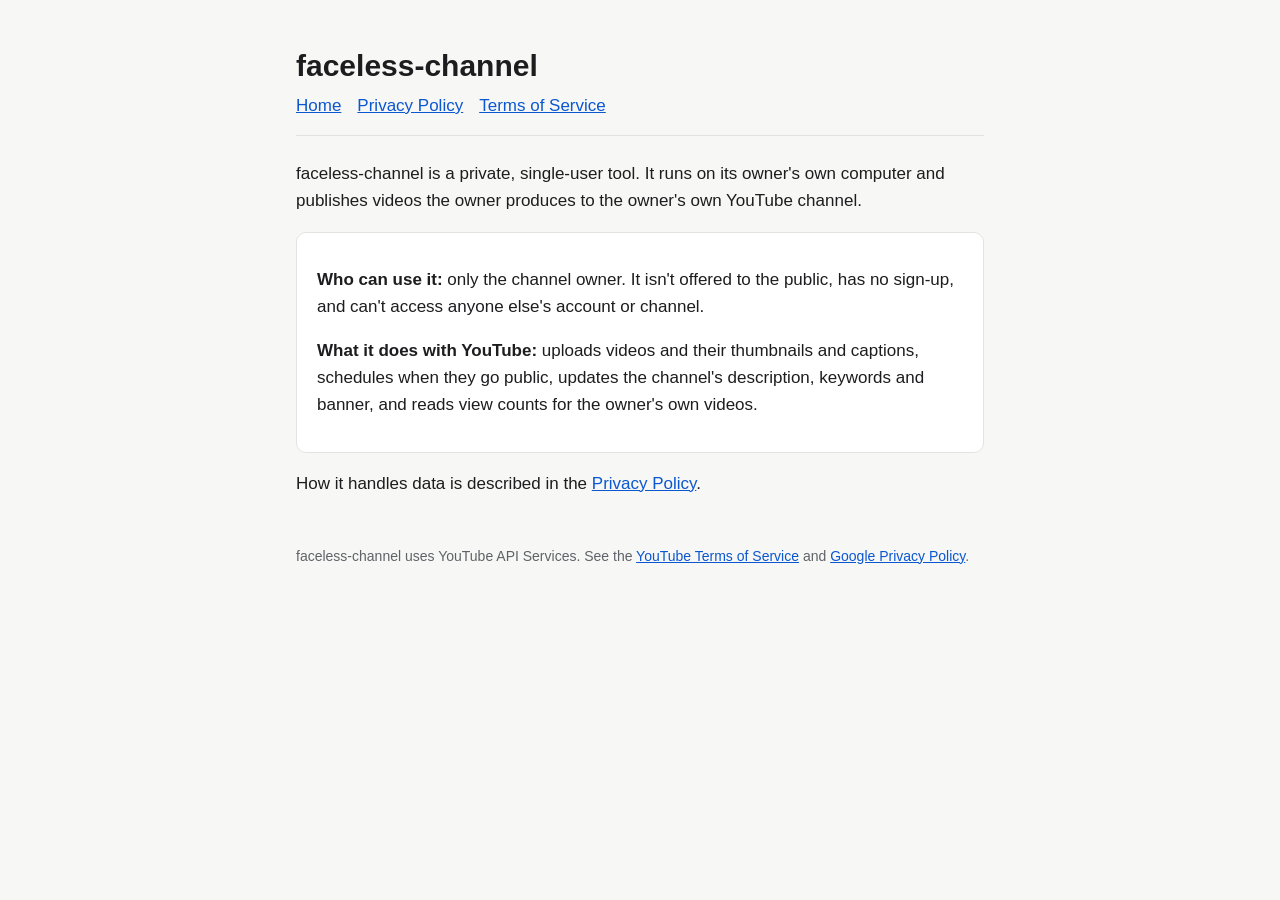
<file: index.html>
<!doctype html>
<html lang="en">
<head>
<meta charset="utf-8">
<meta name="viewport" content="width=device-width, initial-scale=1">
<title>faceless-channel</title>
<meta name="description" content="A private tool that publishes videos to its owner's own YouTube channel.">
<link rel="stylesheet" href="style.css">
</head>
<body>
<main>
  <header>
    <h1>faceless-channel</h1>
    <nav><a href="./">Home</a><a href="privacy.html">Privacy Policy</a><a href="terms.html">Terms of Service</a></nav>
  </header>

  <p>faceless-channel is a private, single-user tool. It runs on its owner's own computer and publishes videos the owner produces to the owner's own YouTube channel.</p>

  <div class="card">
    <p><strong>Who can use it:</strong> only the channel owner. It isn't offered to the public, has no sign-up, and can't access anyone else's account or channel.</p>
    <p><strong>What it does with YouTube:</strong> uploads videos and their thumbnails and captions, schedules when they go public, updates the channel's description, keywords and banner, and reads view counts for the owner's own videos.</p>
  </div>

  <p>How it handles data is described in the <a href="privacy.html">Privacy Policy</a>.</p>

  <footer>faceless-channel uses YouTube API Services. See the <a href="https://www.youtube.com/t/terms">YouTube Terms of Service</a> and <a href="https://policies.google.com/privacy">Google Privacy Policy</a>.</footer>
</main>
</body>
</html>
</file>
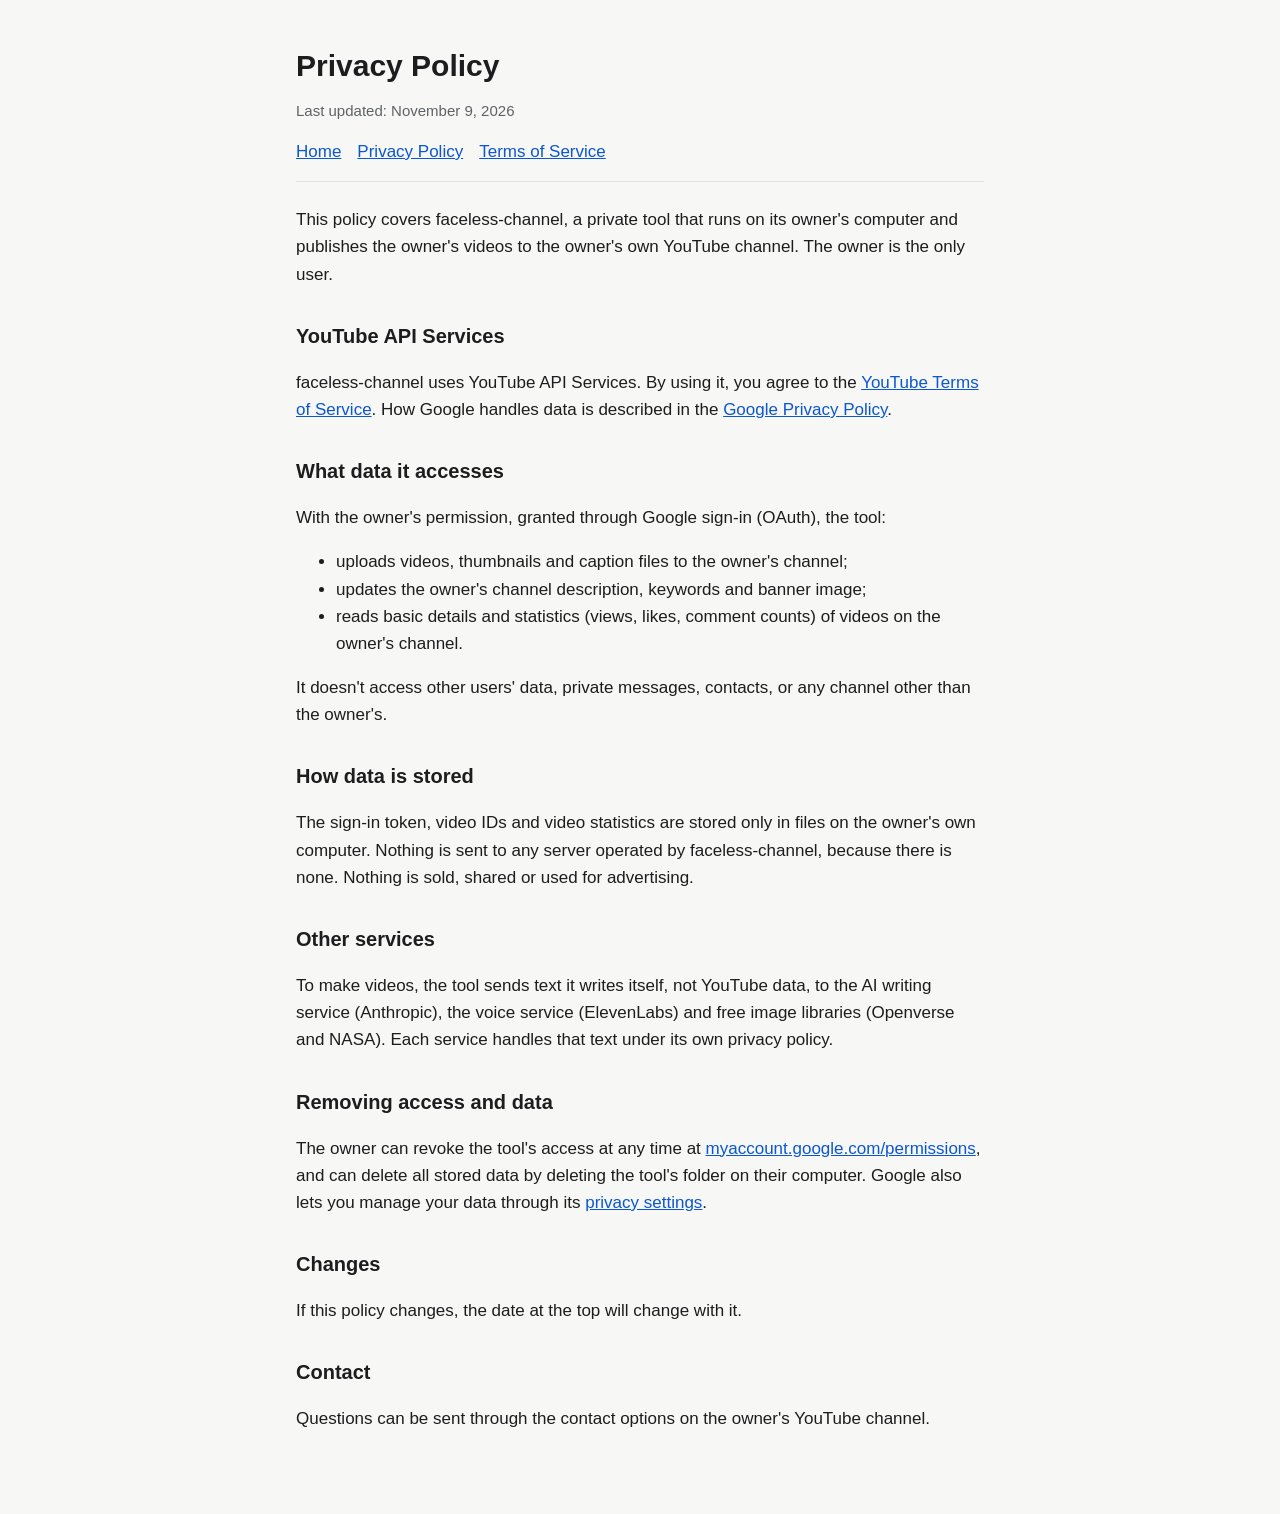
<file: privacy.html>
<!doctype html>
<html lang="en">
<head>
<meta charset="utf-8">
<meta name="viewport" content="width=device-width, initial-scale=1">
<title>Privacy Policy · faceless-channel</title>
<link rel="stylesheet" href="style.css">
</head>
<body>
<main>
  <header>
    <h1>Privacy Policy</h1>
    <p class="muted">Last updated: November 9, 2026</p>
    <nav><a href="./">Home</a><a href="privacy.html">Privacy Policy</a><a href="terms.html">Terms of Service</a></nav>
  </header>

  <p>This policy covers faceless-channel, a private tool that runs on its owner's computer and publishes the owner's videos to the owner's own YouTube channel. The owner is the only user.</p>

  <h2>YouTube API Services</h2>
  <p>faceless-channel uses YouTube API Services. By using it, you agree to the <a href="https://www.youtube.com/t/terms">YouTube Terms of Service</a>. How Google handles data is described in the <a href="https://policies.google.com/privacy">Google Privacy Policy</a>.</p>

  <h2>What data it accesses</h2>
  <p>With the owner's permission, granted through Google sign-in (OAuth), the tool:</p>
  <ul>
    <li>uploads videos, thumbnails and caption files to the owner's channel;</li>
    <li>updates the owner's channel description, keywords and banner image;</li>
    <li>reads basic details and statistics (views, likes, comment counts) of videos on the owner's channel.</li>
  </ul>
  <p>It doesn't access other users' data, private messages, contacts, or any channel other than the owner's.</p>

  <h2>How data is stored</h2>
  <p>The sign-in token, video IDs and video statistics are stored only in files on the owner's own computer. Nothing is sent to any server operated by faceless-channel, because there is none. Nothing is sold, shared or used for advertising.</p>

  <h2>Other services</h2>
  <p>To make videos, the tool sends text it writes itself, not YouTube data, to the AI writing service (Anthropic), the voice service (ElevenLabs) and free image libraries (Openverse and NASA). Each service handles that text under its own privacy policy.</p>

  <h2>Removing access and data</h2>
  <p>The owner can revoke the tool's access at any time at <a href="https://myaccount.google.com/permissions">myaccount.google.com/permissions</a>, and can delete all stored data by deleting the tool's folder on their computer. Google also lets you manage your data through its <a href="https://policies.google.com/privacy">privacy settings</a>.</p>

  <h2>Changes</h2>
  <p>If this policy changes, the date at the top will change with it.</p>

  <h2>Contact</h2>
  <p>Questions can be sent through the contact options on the owner's YouTube channel.</p>
</main>
</body>
</html>
</file>
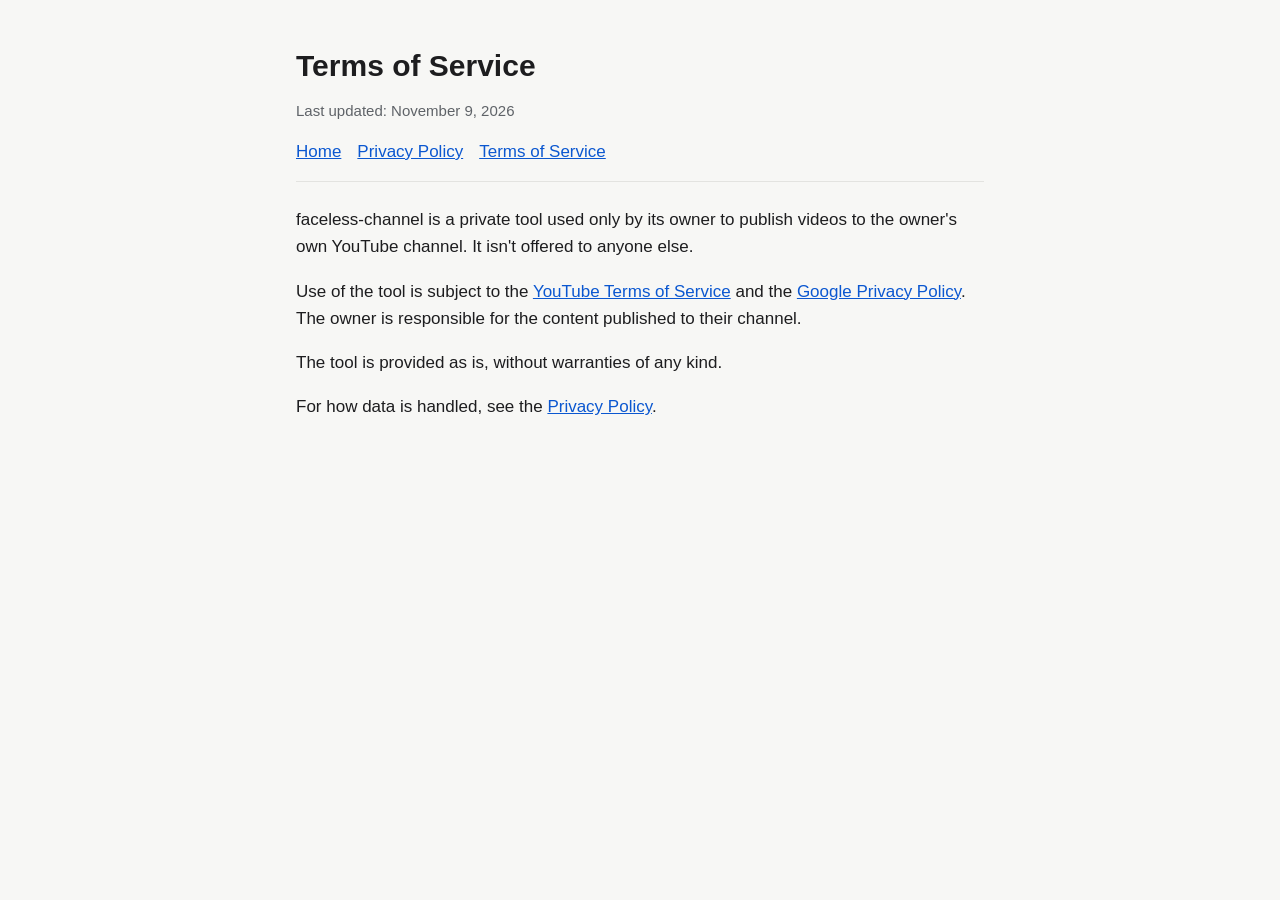
<file: terms.html>
<!doctype html>
<html lang="en">
<head>
<meta charset="utf-8">
<meta name="viewport" content="width=device-width, initial-scale=1">
<title>Terms of Service · faceless-channel</title>
<link rel="stylesheet" href="style.css">
</head>
<body>
<main>
  <header>
    <h1>Terms of Service</h1>
    <p class="muted">Last updated: November 9, 2026</p>
    <nav><a href="./">Home</a><a href="privacy.html">Privacy Policy</a><a href="terms.html">Terms of Service</a></nav>
  </header>

  <p>faceless-channel is a private tool used only by its owner to publish videos to the owner's own YouTube channel. It isn't offered to anyone else.</p>
  <p>Use of the tool is subject to the <a href="https://www.youtube.com/t/terms">YouTube Terms of Service</a> and the <a href="https://policies.google.com/privacy">Google Privacy Policy</a>. The owner is responsible for the content published to their channel.</p>
  <p>The tool is provided as is, without warranties of any kind.</p>
  <p>For how data is handled, see the <a href="privacy.html">Privacy Policy</a>.</p>
</main>
</body>
</html>
</file>
<file: style.css>
:root { --bg: #f7f7f5; --fg: #1d1d1f; --muted: #5f6368; --accent: #0b57d0; --card: #ffffff; --line: #e3e3e0; }
@media (prefers-color-scheme: dark) {
  :root { --bg: #121315; --fg: #e8e8e6; --muted: #a0a4a8; --accent: #8ab4f8; --card: #1b1c1f; --line: #2c2d31; }
}
* { box-sizing: border-box; }
body { margin: 0; background: var(--bg); color: var(--fg); font: 17px/1.6 -apple-system, BlinkMacSystemFont, "Segoe UI", Roboto, sans-serif; }
main { max-width: 720px; margin: 0 auto; padding: 48px 16px 64px; }
header { border-bottom: 1px solid var(--line); padding-bottom: 16px; margin-bottom: 24px; }
nav a { margin-right: 16px; }
a { color: var(--accent); }
h1 { font-size: 30px; line-height: 1.2; margin: 0 0 8px; }
h2 { font-size: 20px; margin-top: 32px; }
.muted { color: var(--muted); font-size: 15px; }
.card { background: var(--card); border: 1px solid var(--line); border-radius: 10px; padding: 16px 20px; }
footer { margin-top: 48px; color: var(--muted); font-size: 14px; }
</file>
